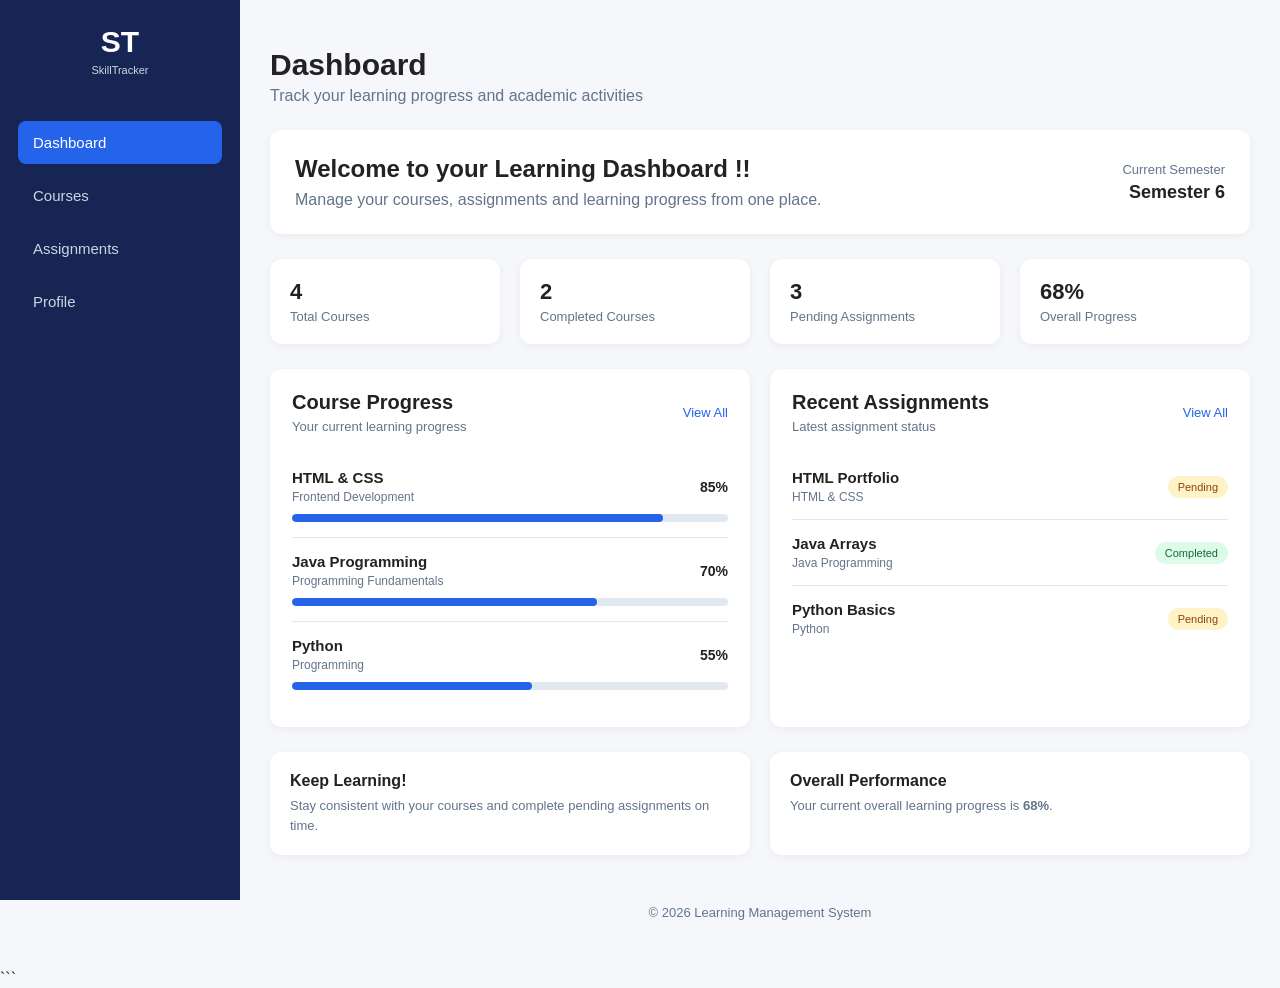
<file: index.html>
<!DOCTYPE html>

<html lang="en">

<head>
    <meta charset="UTF-8">
    <meta name="viewport" content="width=device-width, initial-scale=1.0">
    <title>LMS Dashboard</title>
    <link rel="stylesheet" href="index.css">
</head>

<body>

```
<aside class="sidebar">

    <div class="logo">
        <h2>ST</h2>
        <p>SkillTracker</p>
    </div>

    <nav>
        <a href="index.html" class="active">Dashboard</a>
        <a href="courses.html">Courses</a>
        <a href="assignments.html">Assignments</a>
        <a href="profile.html">Profile</a>
    </nav>

</aside>


<main class="main-content">

    <header class="header">

        <div>
            <h1>Dashboard</h1>
            <p>Track your learning progress and academic activities</p>
        </div>

    </header>


    <section class="welcome">

        <div>
            <h2>Welcome to your Learning Dashboard !!</h2>

            <p>
                Manage your courses, assignments and learning progress
                from one place.
            </p>
        </div>

        <div class="welcome-info">
            <span>Current Semester</span>
            <strong>Semester 6</strong>
        </div>

    </section>


    <section class="stats">

        <div class="card">

            <div class="card-content">
                <h3>4</h3>
                <p>Total Courses</p>
            </div>

        </div>


        <div class="card">

            <div class="card-content">
                <h3>2</h3>
                <p>Completed Courses</p>
            </div>

        </div>


        <div class="card">

            <div class="card-content">
                <h3>3</h3>
                <p>Pending Assignments</p>
            </div>

        </div>


        <div class="card">

            <div class="card-content">
                <h3>68%</h3>
                <p>Overall Progress</p>
            </div>

        </div>

    </section>


    <section class="dashboard">


        <div class="box">

            <div class="box-header">

                <div>
                    <h2>Course Progress</h2>
                    <p class="box-subtitle">Your current learning progress</p>
                </div>

                <a href="courses.html">View All</a>

            </div>


            <div class="course">

                <div class="course-info">

                    <div>
                        <h3>HTML & CSS</h3>
                        <p>Frontend Development</p>
                    </div>

                    <strong>85%</strong>

                </div>

                <div class="progress-bar">
                    <div class="progress html"></div>
                </div>

            </div>


            <div class="course">

                <div class="course-info">

                    <div>
                        <h3>Java Programming</h3>
                        <p>Programming Fundamentals</p>
                    </div>

                    <strong>70%</strong>

                </div>

                <div class="progress-bar">
                    <div class="progress java"></div>
                </div>

            </div>


            <div class="course">

                <div class="course-info">

                    <div>
                        <h3>Python</h3>
                        <p>Programming</p>
                    </div>

                    <strong>55%</strong>

                </div>

                <div class="progress-bar">
                    <div class="progress python"></div>
                </div>

            </div>

        </div>


        <div class="box">

            <div class="box-header">

                <div>
                    <h2>Recent Assignments</h2>
                    <p class="box-subtitle">Latest assignment status</p>
                </div>

                <a href="assignments.html">View All</a>

            </div>


            <div class="assignment">

                <div>
                    <h3>HTML Portfolio</h3>
                    <p>HTML & CSS</p>
                </div>

                <span class="pending">Pending</span>

            </div>


            <div class="assignment">

                <div>
                    <h3>Java Arrays</h3>
                    <p>Java Programming</p>
                </div>

                <span class="completed">Completed</span>

            </div>


            <div class="assignment">

                <div>
                    <h3>Python Basics</h3>
                    <p>Python</p>
                </div>

                <span class="pending">Pending</span>

            </div>

        </div>

    </section>


    <section class="overview">

        <div class="overview-box">

            <div>
                <h3>Keep Learning!</h3>
                <p>
                    Stay consistent with your courses and complete
                    pending assignments on time.
                </p>
            </div>

        </div>


        <div class="overview-box">

            <div>
                <h3>Overall Performance</h3>
                <p>
                    Your current overall learning progress is
                    <strong>68%</strong>.
                </p>
            </div>

        </div>

    </section>


    <footer>
        © 2026 Learning Management System
    </footer>

</main>
```

</body>

</html>
</file>
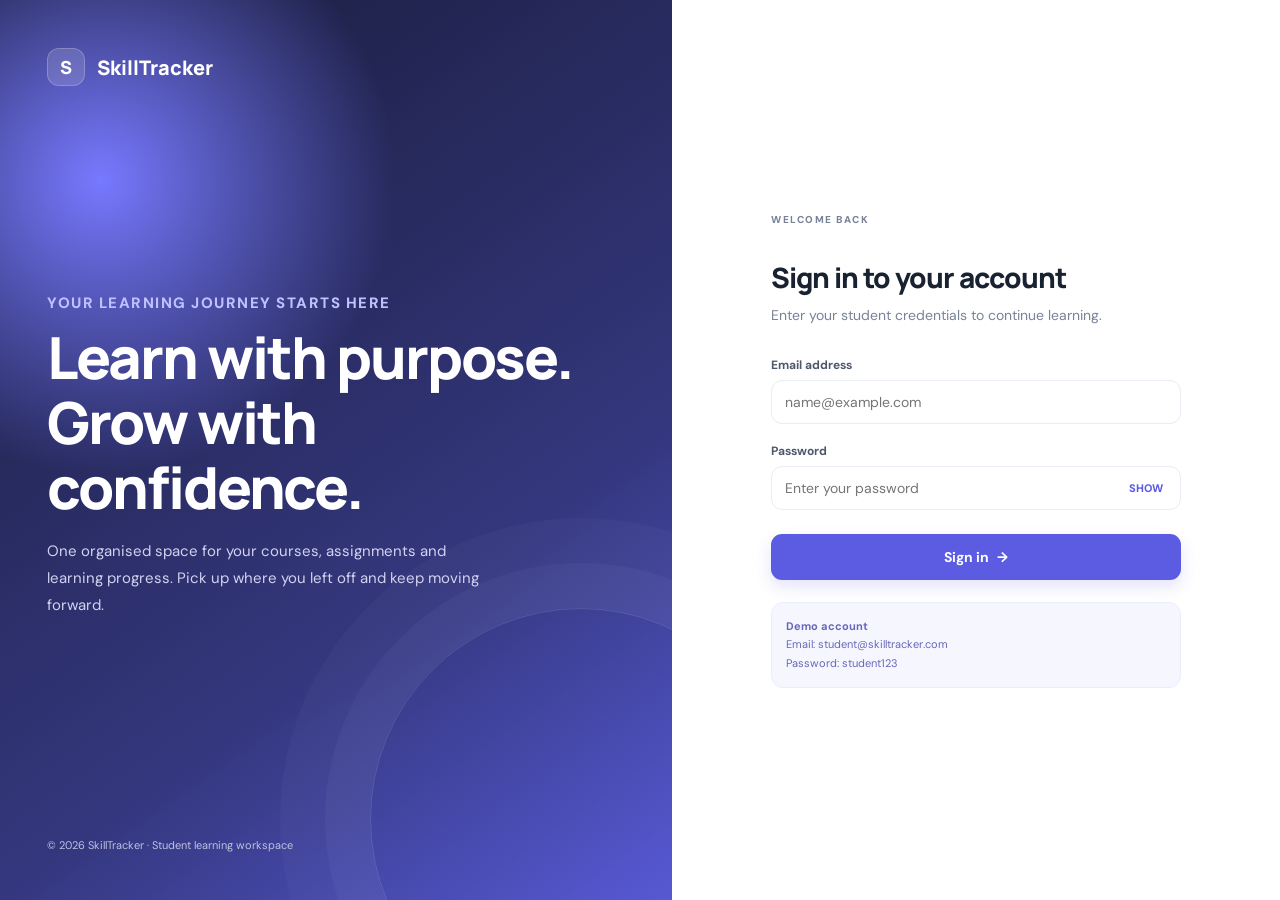
<file: lms pro/html/index.html>
<!DOCTYPE html>
<html lang="en">
<head>
  <meta charset="UTF-8">
  <meta name="viewport" content="width=device-width, initial-scale=1.0">
  <title>Dashboard | SkillTracker</title>
  <link rel="stylesheet" href="../css/common.css">
  <link rel="stylesheet" href="../css/dashboard.css">
  <script src="../js/api.js" defer></script>
  <script src="../js/storage.js" defer></script>
  <script src="../js/auth.js" defer></script>
  <script src="../js/dashboard.js" defer></script>
</head>
<body>
<div class="app-shell">
  <aside class="sidebar" id="sidebar">
    <a class="brand" href="index.html"><span class="brand-mark">S</span><span class="brand-name">Skill<span>Tracker</span></span></a>
    <div class="nav-label">Learning workspace</div>
    <nav class="nav-list"><a class="nav-link active" href="index.html"><span class="nav-icon">▦</span>Dashboard</a>
<a class="nav-link " href="courses.html"><span class="nav-icon">▣</span>My Courses</a>
<a class="nav-link " href="assignments.html"><span class="nav-icon">☷</span>Assignments</a>
<a class="nav-link " href="grades.html"><span class="nav-icon">★</span>Grades</a>
<a class="nav-link " href="notifications.html"><span class="nav-icon">♧</span>Notifications</a>
<a class="nav-link " href="profile.html"><span class="nav-icon">◉</span>My Profile</a></nav>
    <div class="sidebar-bottom"><div class="help-card"><strong>Need a hand?</strong><p>Keep learning. Small steps lead to big progress.</p><a href="notifications.html">View updates →</a></div></div>
  </aside>
  <main class="main-area">
    <header class="topbar">
      <div style="display:flex;align-items:center;gap:12px">
        <button class="icon-button mobile-menu" id="menuToggle" aria-label="Open menu">☰</button>
        <div class="breadcrumb">Workspace&nbsp; / &nbsp;<strong>Dashboard</strong></div>
      </div>
      <div class="top-actions">
        <a class="icon-button" style="display:grid;place-items:center" href="notifications.html" aria-label="Notifications">♧</a>
        <div class="user-mini"><div class="avatar" id="topAvatar">DS</div><div><strong id="topUserName">Student</strong><small>Student account</small></div></div>
        <button class="btn btn-secondary btn-small" id="logoutBtn">Logout</button>
      </div>
    </header>
    <section class="page-content">
<div class="welcome-banner">
  <div><p class="eyebrow" style="color:#d6d6ff">YOUR LEARNING SPACE</p><h2 id="welcomeTitle">Good to see you!</h2><p>Here’s your learning overview. Keep your momentum going.</p></div>
  <div class="welcome-art">✦</div>
</div>
<div class="page-heading"><div><p class="eyebrow">Overview</p><h1>Dashboard</h1><p>Track your courses, assignments and progress in one place.</p></div><a class="btn" href="courses.html">Explore courses →</a></div>
<div class="grid-4" id="statsGrid">
  <div class="card stat-card"><div class="stat-top"><span class="stat-icon">▣</span></div><h3 id="courseCount">0</h3><p>Enrolled courses</p></div>
  <div class="card stat-card"><div class="stat-top"><span class="stat-icon">☷</span></div><h3 id="assignmentCount">0</h3><p>Total assignments</p></div>
  <div class="card stat-card"><div class="stat-top"><span class="stat-icon">◷</span></div><h3 id="pendingCount">0</h3><p>Pending assignments</p></div>
  <div class="card stat-card"><div class="stat-top"><span class="stat-icon">★</span></div><h3 id="averageGrade">0%</h3><p>Average grade</p></div>
</div>
<div class="dashboard-lower">
  <div class="card card-pad"><div class="section-title"><h2>Continue learning</h2><a href="courses.html">View all</a></div><div class="grid-2" id="dashboardCourses"></div></div>
  <div class="card card-pad"><div class="section-title"><h2>Upcoming assignments</h2><a href="assignments.html">View all</a></div><div id="upcomingAssignments"></div></div>
</div>
</section>
  </main>
</div>
<div class="toast" id="toast"></div>
</body>
</html>
</file>
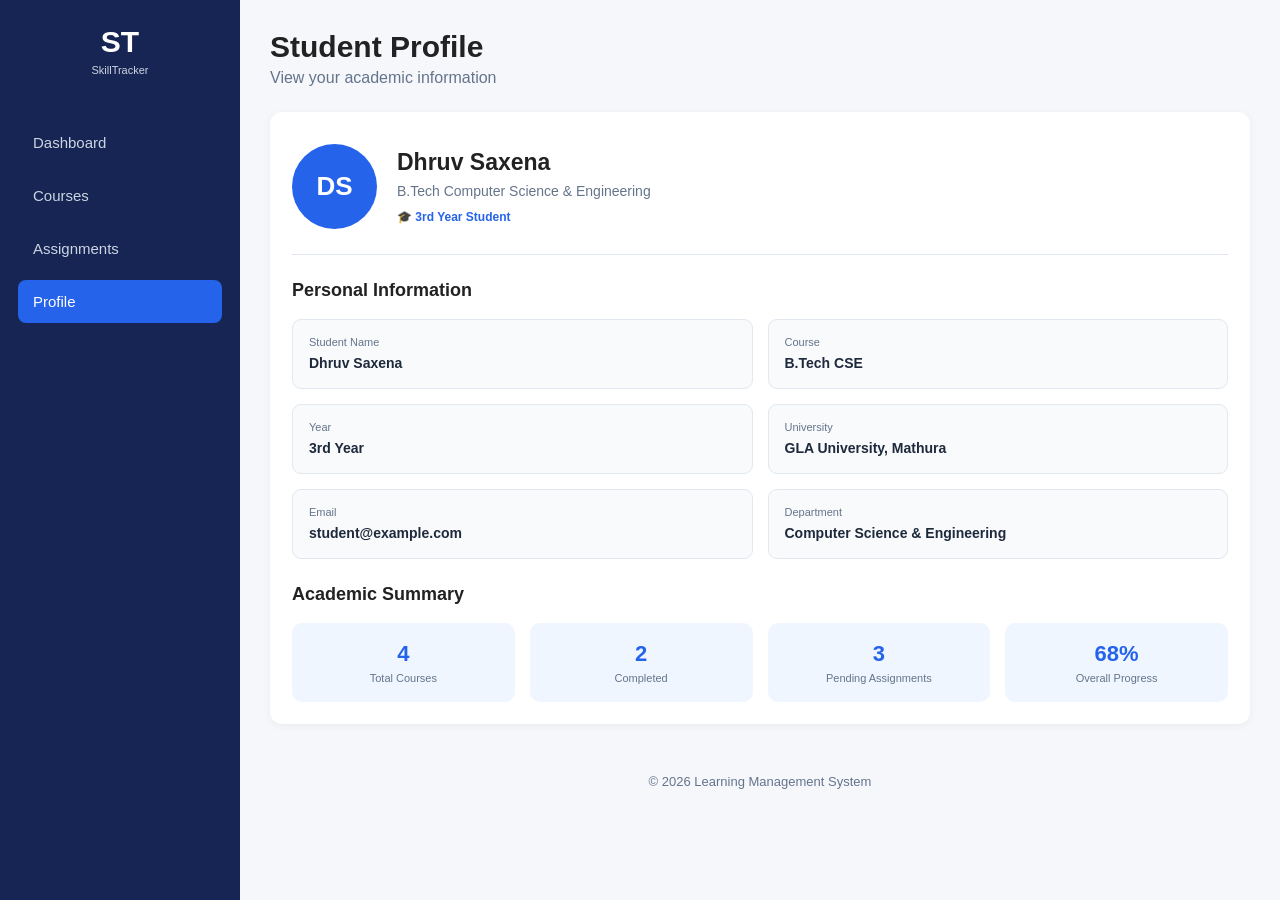
<file: profile.html>
<!DOCTYPE html>
<html lang="en">

<head>
    <meta charset="UTF-8">
    <meta name="viewport" content="width=device-width, initial-scale=1.0">
    <title>LMS - Student Profile</title>
    <link rel="stylesheet" href="profile.css">
</head>

<body>

    <!-- ================= SIDEBAR ================= -->

    <aside class="sidebar">

        <div class="logo">
            <h2>ST</h2>
            <p>SkillTracker</p>
        </div>

        <nav>
            <a href="index.html">Dashboard</a>
            <a href="courses.html">Courses</a>
            <a href="assignments.html">Assignments</a>
            <a href="profile.html" class="active">Profile</a>
        </nav>

    </aside>


    <!-- ================= MAIN CONTENT ================= -->

    <main class="main-content">

        <!-- ================= HEADER ================= -->

        <header class="header">

            <div>
                <h1>Student Profile</h1>
                <p>View your academic information</p>
            </div>

        </header>


        <!-- ================= PROFILE CARD ================= -->

        <div class="box">

            <div class="student-profile">

                <div class="profile-avatar">
                    DS
                </div>

                <div class="profile-info">
                    <h2>Dhruv Saxena</h2>
                    <p>B.Tech Computer Science & Engineering</p>
                    <span>🎓 3rd Year Student</span>
                </div>

            </div>


            <!-- ================= PERSONAL INFORMATION ================= -->

            <h2 class="profile-heading">
                Personal Information
            </h2>


            <div class="profile-grid">

                <div class="profile-item">
                    <span>Student Name</span>
                    <strong>Dhruv Saxena</strong>
                </div>

                <div class="profile-item">
                    <span>Course</span>
                    <strong>B.Tech CSE</strong>
                </div>

                <div class="profile-item">
                    <span>Year</span>
                    <strong>3rd Year</strong>
                </div>

                <div class="profile-item">
                    <span>University</span>
                    <strong>GLA University, Mathura</strong>
                </div>

                <div class="profile-item">
                    <span>Email</span>
                    <strong>student@example.com</strong>
                </div>

                <div class="profile-item">
                    <span>Department</span>
                    <strong>Computer Science & Engineering</strong>
                </div>

            </div>


            <!-- ================= ACADEMIC SUMMARY ================= -->

            <h2 class="profile-heading">
                Academic Summary
            </h2>


            <div class="academic-summary">

                <div>
                    <h3>4</h3>
                    <p>Total Courses</p>
                </div>

                <div>
                    <h3>2</h3>
                    <p>Completed</p>
                </div>

                <div>
                    <h3>3</h3>
                    <p>Pending Assignments</p>
                </div>

                <div>
                    <h3>68%</h3>
                    <p>Overall Progress</p>
                </div>

            </div>

        </div>


        <!-- ================= FOOTER ================= -->

        <footer>
            © 2026 Learning Management System
        </footer>

    </main>


    <!-- ================= PROFILE PAGE STYLE ================= -->

    <style>

        .student-profile {
            display: flex;
            align-items: center;
            gap: 20px;

            padding: 10px 0 25px;

            border-bottom: 1px solid #e2e8f0;
        }

        .profile-avatar {
            width: 85px;
            height: 85px;

            background: #2563eb;
            color: white;

            border-radius: 50%;

            display: flex;
            align-items: center;
            justify-content: center;

            font-size: 26px;
            font-weight: bold;

            flex-shrink: 0;
        }

        .profile-info h2 {
            font-size: 23px;
            margin-bottom: 7px;
        }

        .profile-info p {
            color: #64748b;
            font-size: 14px;
            margin-bottom: 8px;
        }

        .profile-info span {
            color: #2563eb;
            font-size: 12px;
            font-weight: bold;
        }


        .profile-heading {
            font-size: 18px;

            margin-top: 25px;
            margin-bottom: 18px;
        }


        .profile-grid {
            display: grid;

            grid-template-columns: 1fr 1fr;

            gap: 15px;
        }

        .profile-item {
            background: #f8fafc;

            padding: 16px;

            border-radius: 9px;

            border: 1px solid #e2e8f0;
        }

        .profile-item span {
            display: block;

            color: #64748b;

            font-size: 11px;

            margin-bottom: 6px;
        }

        .profile-item strong {
            font-size: 14px;

            color: #1e293b;
        }


        .academic-summary {
            display: grid;

            grid-template-columns: repeat(4, 1fr);

            gap: 15px;
        }

        .academic-summary div {
            background: #eff6ff;

            padding: 18px;

            border-radius: 10px;

            text-align: center;
        }

        .academic-summary h3 {
            color: #2563eb;

            font-size: 22px;

            margin-bottom: 5px;
        }

        .academic-summary p {
            color: #64748b;

            font-size: 11px;
        }


        @media (max-width: 700px) {

            .profile-grid {
                grid-template-columns: 1fr;
            }

            .academic-summary {
                grid-template-columns: 1fr 1fr;
            }

            .student-profile {
                align-items: flex-start;
            }

        }

    </style>

</body>

</html>
</file>
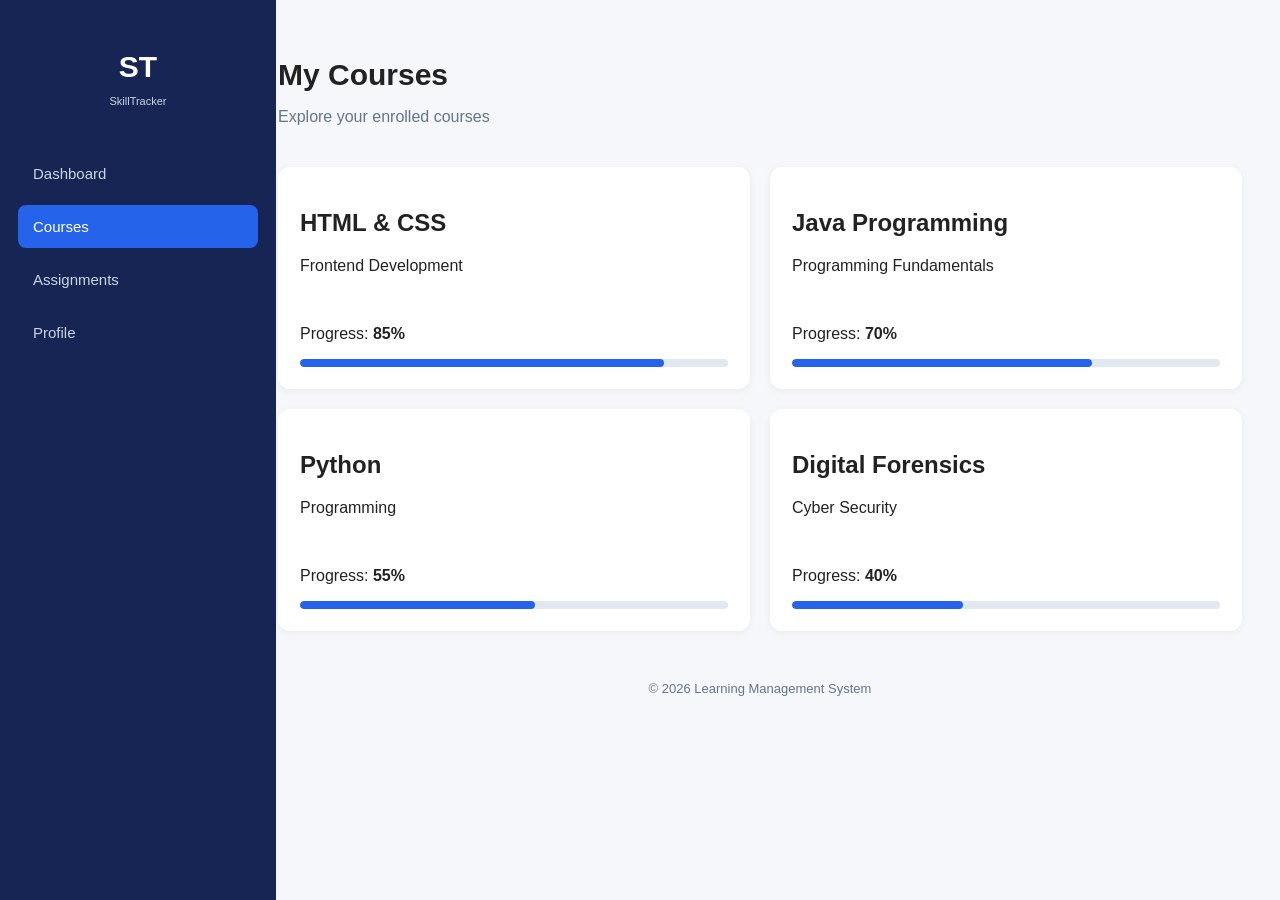
<file: courses/cours.html>
<!DOCTYPE html>
<html lang="en">
<head>
    <meta charset="UTF-8">
    <meta name="viewport" content="width=device-width, initial-scale=1.0">
    <title>LMS - Courses</title>
   
    <link rel="stylesheet" href="./course.css">
</head>

<body>

    <aside class="sidebar">

        <div class="logo">
            <h2>ST</h2>
            <p>SkillTracker</p>
        </div>

        <nav>
            <a href="index.html">Dashboard</a>
            <a href="courses.html" class="active">Courses</a>
            <a href="assignments.html">Assignments</a>
            <a href="profile.html">Profile</a>
        </nav>

    </aside>


    <main class="main-content">

        <header class="header">
            <div>
                <h1>My Courses</h1>
                <p>Explore your enrolled courses</p>
            </div>

            
        </header>


        <section class="dashboard">

            <div class="box">
                <h2>HTML & CSS</h2>
                <p>Frontend Development</p>

                <br>

                <p>Progress: <strong>85%</strong></p>

                <div class="progress-bar">
                    <div class="progress html"></div>
                </div>
            </div>


            <div class="box">
                <h2>Java Programming</h2>
                <p>Programming Fundamentals</p>

                <br>

                <p>Progress: <strong>70%</strong></p>

                <div class="progress-bar">
                    <div class="progress java"></div>
                </div>
            </div>


            <div class="box">
                <h2>Python</h2>
                <p>Programming</p>

                <br>

                <p>Progress: <strong>55%</strong></p>

                <div class="progress-bar">
                    <div class="progress python"></div>
                </div>
            </div>


            <div class="box">
                <h2>Digital Forensics</h2>
                <p>Cyber Security</p>

                <br>

                <p>Progress: <strong>40%</strong></p>

                <div class="progress-bar">
                    <div class="progress" style="width: 40%;"></div>
                </div>
            </div>

        </section>


        <footer>
            © 2026 Learning Management System
        </footer>

    </main>

</body>
</html>
</file>
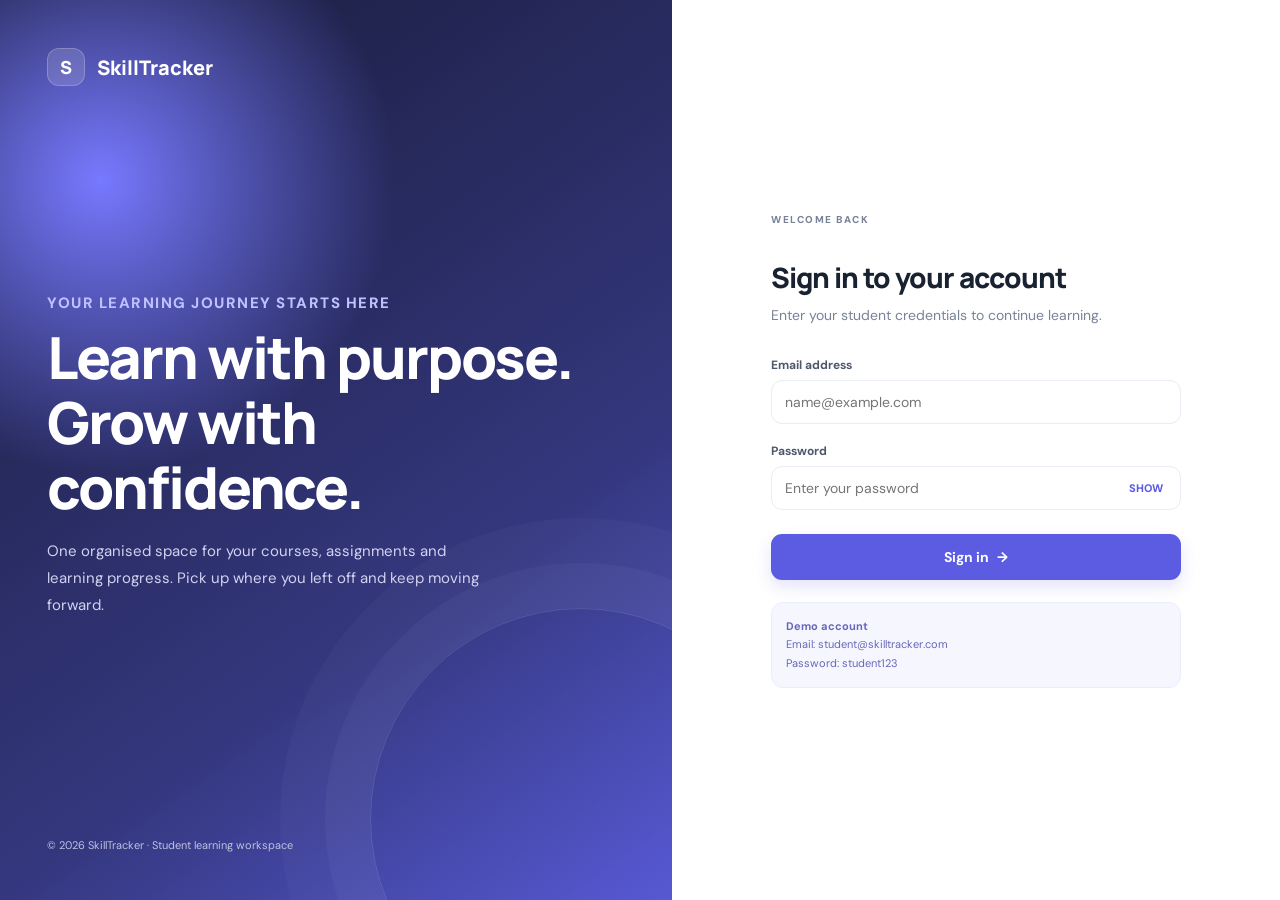
<file: lms pro/html/assignments.html>
<!DOCTYPE html>
<html lang="en">
<head>
  <meta charset="UTF-8">
  <meta name="viewport" content="width=device-width, initial-scale=1.0">
  <title>Assignments | SkillTracker</title>
  <link rel="stylesheet" href="../css/common.css">
  <link rel="stylesheet" href="../css/assignments.css">
  <script src="../js/api.js" defer></script>
  <script src="../js/storage.js" defer></script>
  <script src="../js/auth.js" defer></script>
  <script src="../js/assignments.js" defer></script>
</head>
<body>
<div class="app-shell">
  <aside class="sidebar" id="sidebar">
    <a class="brand" href="index.html"><span class="brand-mark">S</span><span class="brand-name">Skill<span>Tracker</span></span></a>
    <div class="nav-label">Learning workspace</div>
    <nav class="nav-list"><a class="nav-link " href="index.html"><span class="nav-icon">▦</span>Dashboard</a>
<a class="nav-link " href="courses.html"><span class="nav-icon">▣</span>My Courses</a>
<a class="nav-link active" href="assignments.html"><span class="nav-icon">☷</span>Assignments</a>
<a class="nav-link " href="grades.html"><span class="nav-icon">★</span>Grades</a>
<a class="nav-link " href="notifications.html"><span class="nav-icon">♧</span>Notifications</a>
<a class="nav-link " href="profile.html"><span class="nav-icon">◉</span>My Profile</a></nav>
    <div class="sidebar-bottom"><div class="help-card"><strong>Need a hand?</strong><p>Keep learning. Small steps lead to big progress.</p><a href="notifications.html">View updates →</a></div></div>
  </aside>
  <main class="main-area">
    <header class="topbar">
      <div style="display:flex;align-items:center;gap:12px">
        <button class="icon-button mobile-menu" id="menuToggle" aria-label="Open menu">☰</button>
        <div class="breadcrumb">Workspace&nbsp; / &nbsp;<strong>Assignments</strong></div>
      </div>
      <div class="top-actions">
        <a class="icon-button" style="display:grid;place-items:center" href="notifications.html" aria-label="Notifications">♧</a>
        <div class="user-mini"><div class="avatar" id="topAvatar">DS</div><div><strong id="topUserName">Student</strong><small>Student account</small></div></div>
        <button class="btn btn-secondary btn-small" id="logoutBtn">Logout</button>
      </div>
    </header>
    <section class="page-content">
<div class="page-heading"><div><p class="eyebrow">Stay on track</p><h1>Assignments</h1><p>Review your tasks, deadlines and submission status.</p></div></div>
<div class="toolbar"><input class="input" id="assignmentSearch" placeholder="Search assignments..."><select class="select" id="assignmentFilter"><option value="all">All statuses</option><option value="Pending">Pending</option><option value="Submitted">Submitted</option><option value="Graded">Graded</option></select></div>
<div class="card table-wrap"><table><thead><tr><th>Assignment</th><th>Course</th><th>Due date</th><th>Status</th><th>Action</th></tr></thead><tbody id="assignmentsTable"></tbody></table></div>
<div class="card card-pad assignment-form" id="submissionPanel" hidden><div class="section-title"><h2 id="submissionTitle">Submit assignment</h2><button class="btn btn-secondary btn-small" id="closeSubmission">Close</button></div><form id="submissionForm"><input type="hidden" id="submissionId"><div class="field"><label for="submissionText">Submission notes / answer</label><textarea class="textarea" rows="5" id="submissionText" placeholder="Write your submission here..." required></textarea></div><button class="btn" type="submit">Submit assignment</button></form></div>
</section>
  </main>
</div>
<div class="toast" id="toast"></div>
</body>
</html>
</file>
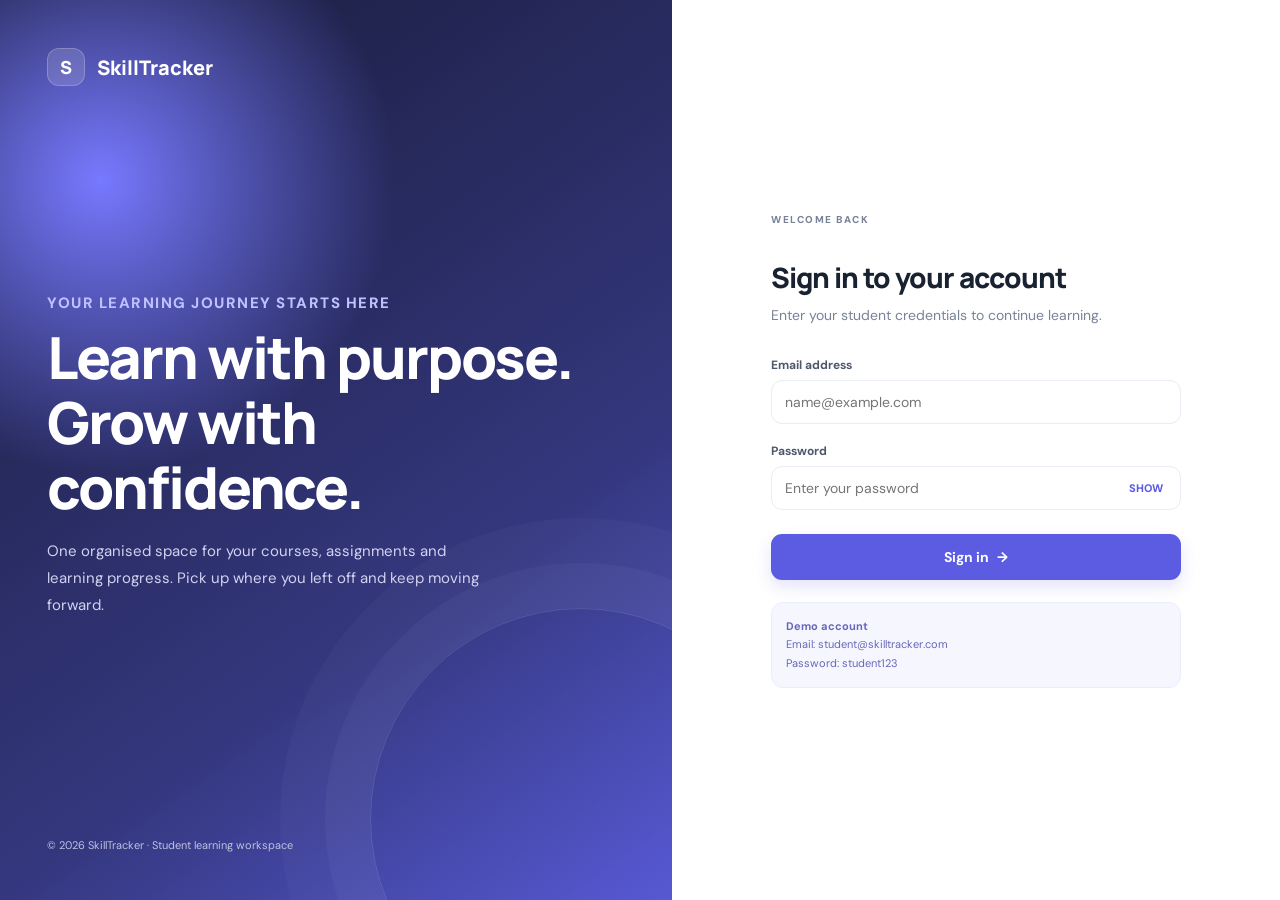
<file: lms pro/html/course-details.html>
<!DOCTYPE html>
<html lang="en">
<head>
  <meta charset="UTF-8">
  <meta name="viewport" content="width=device-width, initial-scale=1.0">
  <title>Course Details | SkillTracker</title>
  <link rel="stylesheet" href="../css/common.css">
  <link rel="stylesheet" href="../css/courses.css">
  <script src="../js/api.js" defer></script>
  <script src="../js/storage.js" defer></script>
  <script src="../js/auth.js" defer></script>
  <script src="../js/courses.js" defer></script>
</head>
<body>
<div class="app-shell">
  <aside class="sidebar" id="sidebar">
    <a class="brand" href="index.html"><span class="brand-mark">S</span><span class="brand-name">Skill<span>Tracker</span></span></a>
    <div class="nav-label">Learning workspace</div>
    <nav class="nav-list"><a class="nav-link " href="index.html"><span class="nav-icon">▦</span>Dashboard</a>
<a class="nav-link active" href="courses.html"><span class="nav-icon">▣</span>My Courses</a>
<a class="nav-link " href="assignments.html"><span class="nav-icon">☷</span>Assignments</a>
<a class="nav-link " href="grades.html"><span class="nav-icon">★</span>Grades</a>
<a class="nav-link " href="notifications.html"><span class="nav-icon">♧</span>Notifications</a>
<a class="nav-link " href="profile.html"><span class="nav-icon">◉</span>My Profile</a></nav>
    <div class="sidebar-bottom"><div class="help-card"><strong>Need a hand?</strong><p>Keep learning. Small steps lead to big progress.</p><a href="notifications.html">View updates →</a></div></div>
  </aside>
  <main class="main-area">
    <header class="topbar">
      <div style="display:flex;align-items:center;gap:12px">
        <button class="icon-button mobile-menu" id="menuToggle" aria-label="Open menu">☰</button>
        <div class="breadcrumb">Workspace&nbsp; / &nbsp;<strong>Course Details</strong></div>
      </div>
      <div class="top-actions">
        <a class="icon-button" style="display:grid;place-items:center" href="notifications.html" aria-label="Notifications">♧</a>
        <div class="user-mini"><div class="avatar" id="topAvatar">DS</div><div><strong id="topUserName">Student</strong><small>Student account</small></div></div>
        <button class="btn btn-secondary btn-small" id="logoutBtn">Logout</button>
      </div>
    </header>
    <section class="page-content">
<div id="courseDetails"><div class="empty-state">Loading course details...</div></div>
</section>
  </main>
</div>
<div class="toast" id="toast"></div>
</body>
</html>
</file>
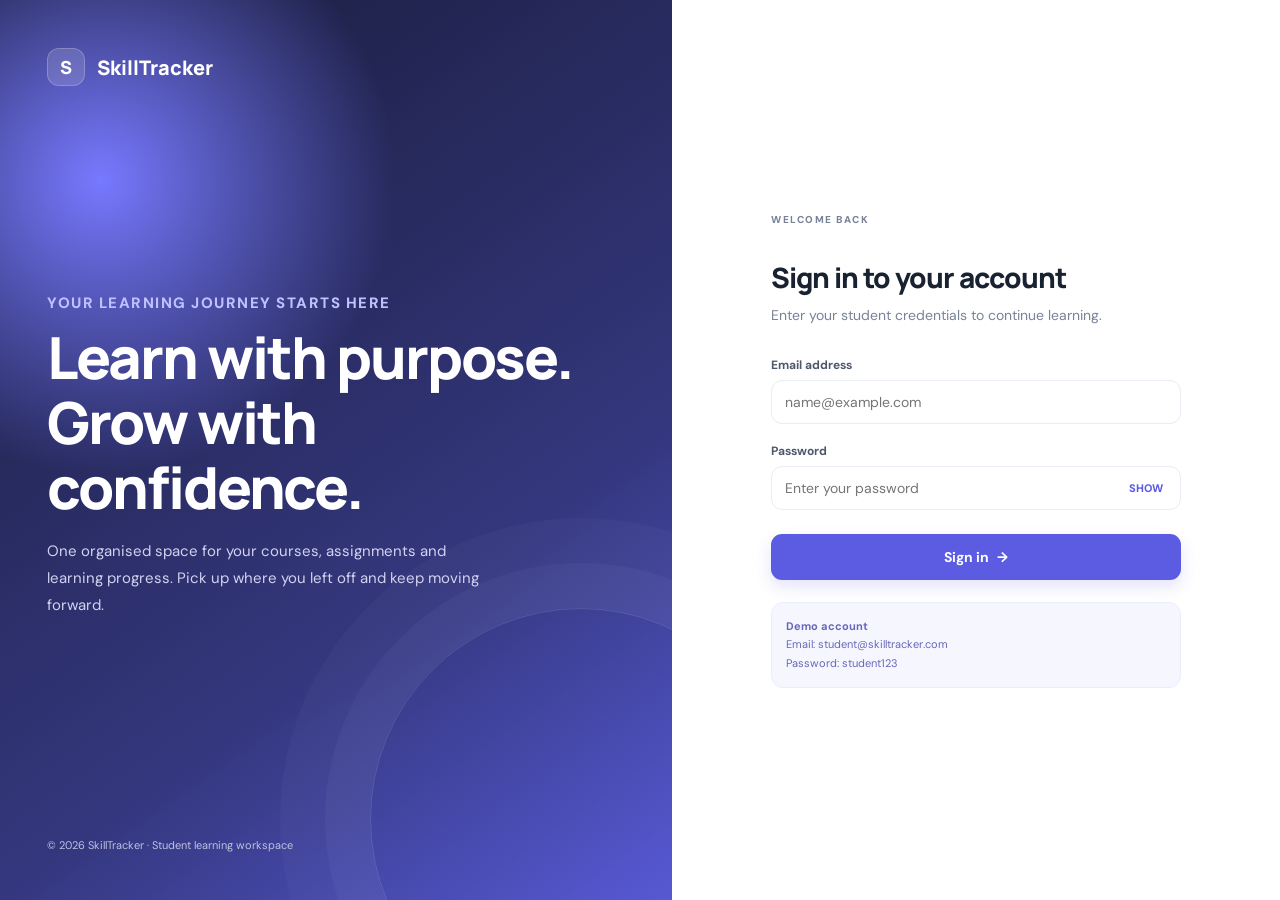
<file: lms pro/html/courses.html>
<!DOCTYPE html>
<html lang="en">
<head>
  <meta charset="UTF-8">
  <meta name="viewport" content="width=device-width, initial-scale=1.0">
  <title>My Courses | SkillTracker</title>
  <link rel="stylesheet" href="../css/common.css">
  <link rel="stylesheet" href="../css/courses.css">
  <script src="../js/api.js" defer></script>
  <script src="../js/storage.js" defer></script>
  <script src="../js/auth.js" defer></script>
  <script src="../js/courses.js" defer></script>
</head>
<body>
<div class="app-shell">
  <aside class="sidebar" id="sidebar">
    <a class="brand" href="index.html"><span class="brand-mark">S</span><span class="brand-name">Skill<span>Tracker</span></span></a>
    <div class="nav-label">Learning workspace</div>
    <nav class="nav-list"><a class="nav-link " href="index.html"><span class="nav-icon">▦</span>Dashboard</a>
<a class="nav-link active" href="courses.html"><span class="nav-icon">▣</span>My Courses</a>
<a class="nav-link " href="assignments.html"><span class="nav-icon">☷</span>Assignments</a>
<a class="nav-link " href="grades.html"><span class="nav-icon">★</span>Grades</a>
<a class="nav-link " href="notifications.html"><span class="nav-icon">♧</span>Notifications</a>
<a class="nav-link " href="profile.html"><span class="nav-icon">◉</span>My Profile</a></nav>
    <div class="sidebar-bottom"><div class="help-card"><strong>Need a hand?</strong><p>Keep learning. Small steps lead to big progress.</p><a href="notifications.html">View updates →</a></div></div>
  </aside>
  <main class="main-area">
    <header class="topbar">
      <div style="display:flex;align-items:center;gap:12px">
        <button class="icon-button mobile-menu" id="menuToggle" aria-label="Open menu">☰</button>
        <div class="breadcrumb">Workspace&nbsp; / &nbsp;<strong>My Courses</strong></div>
      </div>
      <div class="top-actions">
        <a class="icon-button" style="display:grid;place-items:center" href="notifications.html" aria-label="Notifications">♧</a>
        <div class="user-mini"><div class="avatar" id="topAvatar">DS</div><div><strong id="topUserName">Student</strong><small>Student account</small></div></div>
        <button class="btn btn-secondary btn-small" id="logoutBtn">Logout</button>
      </div>
    </header>
    <section class="page-content">
<div class="page-heading"><div><p class="eyebrow">Your learning library</p><h1>My Courses</h1><p>Explore your enrolled courses and keep track of your progress.</p></div></div>
<div class="toolbar"><input class="input" id="courseSearch" placeholder="Search courses..."><select class="select" id="courseFilter"><option value="all">All courses</option><option value="In progress">In progress</option><option value="Completed">Completed</option></select></div>
<div class="grid-3" id="coursesGrid"></div>
</section>
  </main>
</div>
<div class="toast" id="toast"></div>
</body>
</html>
</file>
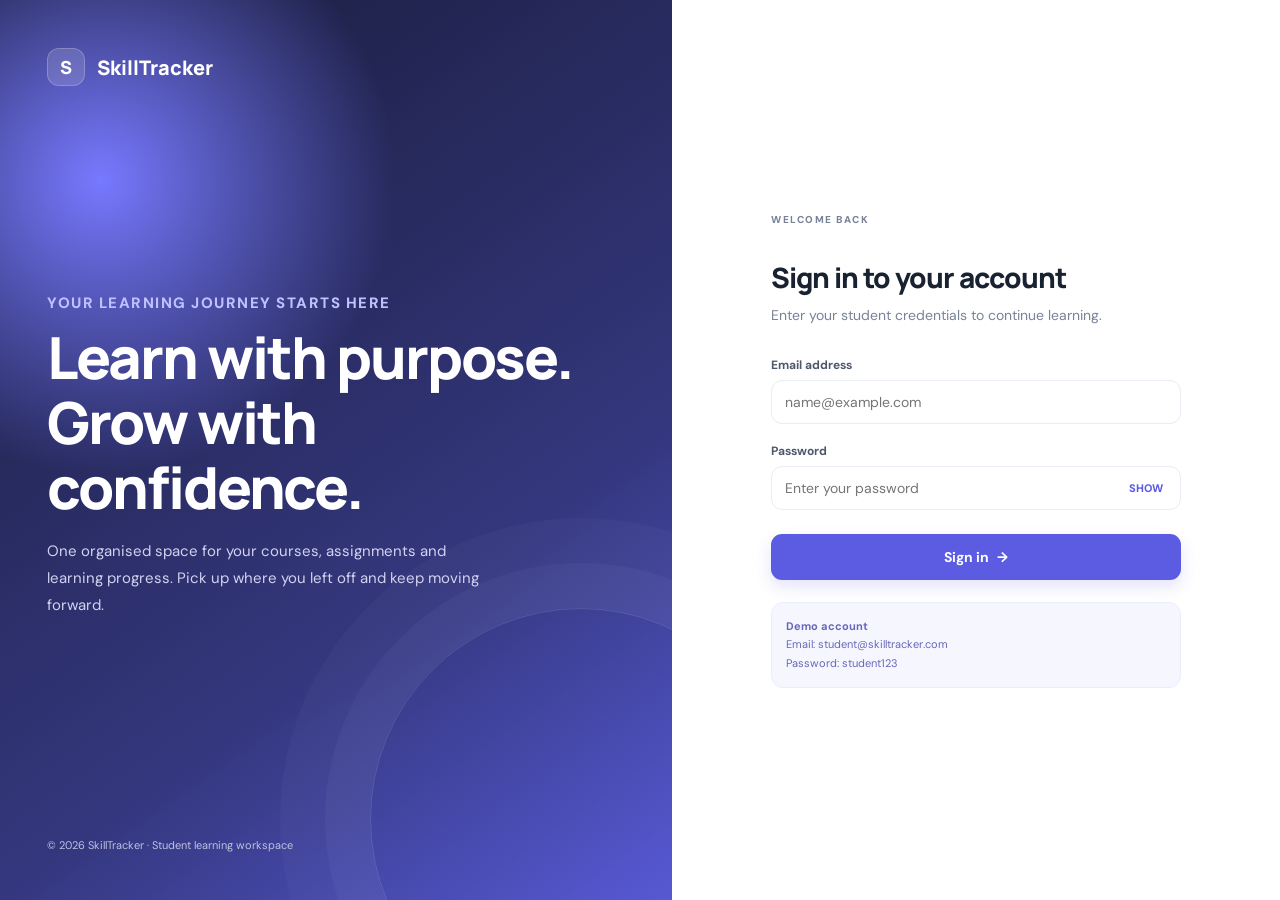
<file: lms pro/html/grades.html>
<!DOCTYPE html>
<html lang="en">
<head>
  <meta charset="UTF-8">
  <meta name="viewport" content="width=device-width, initial-scale=1.0">
  <title>Grades | SkillTracker</title>
  <link rel="stylesheet" href="../css/common.css">
  <link rel="stylesheet" href="../css/grades.css">
  <script src="../js/api.js" defer></script>
  <script src="../js/storage.js" defer></script>
  <script src="../js/auth.js" defer></script>
  <script src="../js/grades.js" defer></script>
</head>
<body>
<div class="app-shell">
  <aside class="sidebar" id="sidebar">
    <a class="brand" href="index.html"><span class="brand-mark">S</span><span class="brand-name">Skill<span>Tracker</span></span></a>
    <div class="nav-label">Learning workspace</div>
    <nav class="nav-list"><a class="nav-link " href="index.html"><span class="nav-icon">▦</span>Dashboard</a>
<a class="nav-link " href="courses.html"><span class="nav-icon">▣</span>My Courses</a>
<a class="nav-link " href="assignments.html"><span class="nav-icon">☷</span>Assignments</a>
<a class="nav-link active" href="grades.html"><span class="nav-icon">★</span>Grades</a>
<a class="nav-link " href="notifications.html"><span class="nav-icon">♧</span>Notifications</a>
<a class="nav-link " href="profile.html"><span class="nav-icon">◉</span>My Profile</a></nav>
    <div class="sidebar-bottom"><div class="help-card"><strong>Need a hand?</strong><p>Keep learning. Small steps lead to big progress.</p><a href="notifications.html">View updates →</a></div></div>
  </aside>
  <main class="main-area">
    <header class="topbar">
      <div style="display:flex;align-items:center;gap:12px">
        <button class="icon-button mobile-menu" id="menuToggle" aria-label="Open menu">☰</button>
        <div class="breadcrumb">Workspace&nbsp; / &nbsp;<strong>Grades</strong></div>
      </div>
      <div class="top-actions">
        <a class="icon-button" style="display:grid;place-items:center" href="notifications.html" aria-label="Notifications">♧</a>
        <div class="user-mini"><div class="avatar" id="topAvatar">DS</div><div><strong id="topUserName">Student</strong><small>Student account</small></div></div>
        <button class="btn btn-secondary btn-small" id="logoutBtn">Logout</button>
      </div>
    </header>
    <section class="page-content">
<div class="page-heading"><div><p class="eyebrow">Your results</p><h1>Grades & Performance</h1><p>Review your marks and understand your academic progress.</p></div></div>
<div class="grid-2" style="margin-bottom:20px">
  <div class="card card-pad grade-summary"><div class="grade-circle" id="gradeAverage">0%</div><div><h2 style="font:700 17px Manrope;margin-bottom:6px">Overall average</h2><p class="muted" style="margin:0">Based on graded assignments</p></div></div>
  <div class="card card-pad"><p class="eyebrow">Performance snapshot</p><div class="grade-score" id="gradedCount">0</div><p class="muted" style="margin:0">Assignments graded</p></div>
</div>
<div class="card table-wrap"><table><thead><tr><th>Assignment</th><th>Course</th><th>Score</th><th>Feedback</th></tr></thead><tbody id="gradesTable"></tbody></table></div>
</section>
  </main>
</div>
<div class="toast" id="toast"></div>
</body>
</html>
</file>
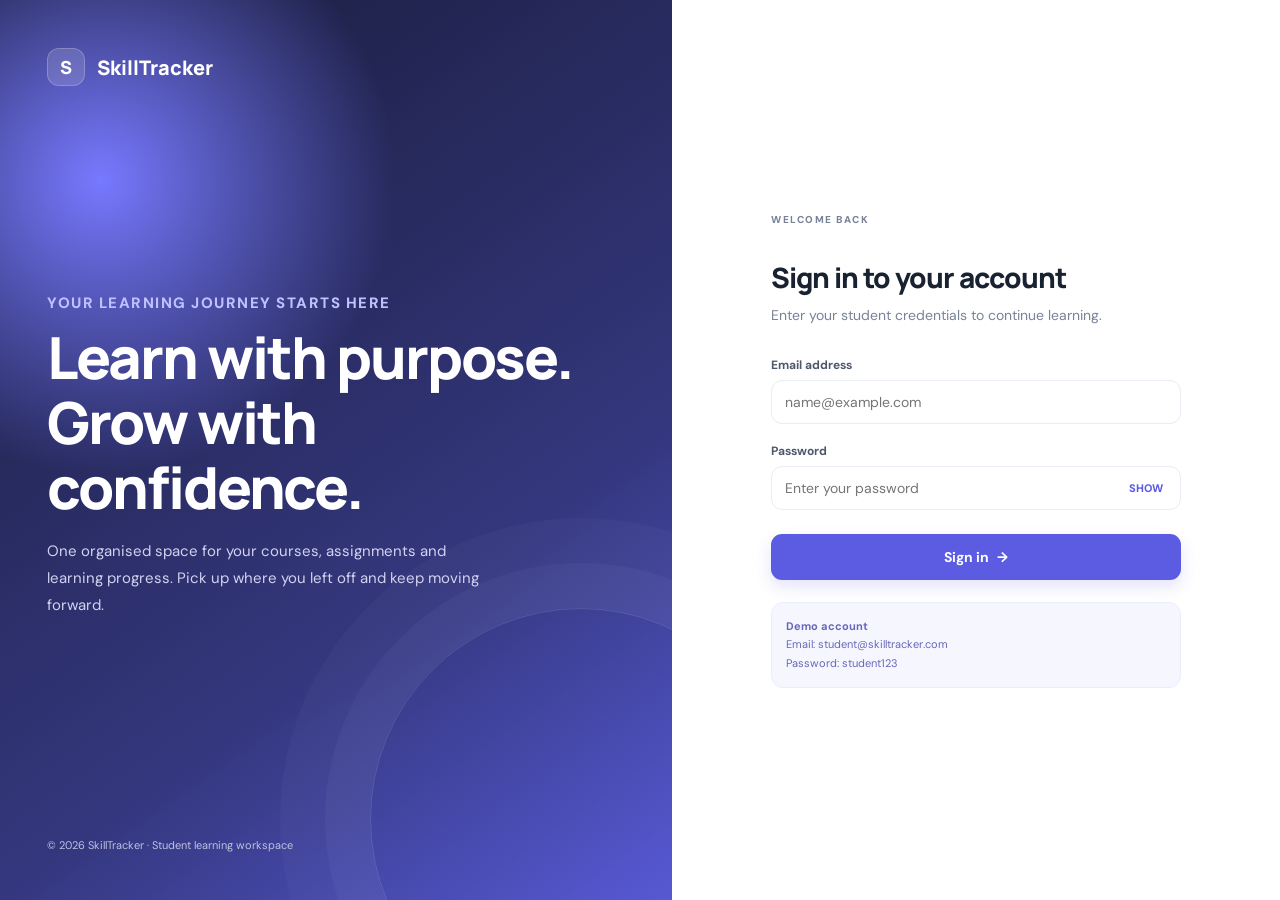
<file: lms pro/html/login.html>
<!DOCTYPE html>
<html lang="en">
<head>
  <meta charset="UTF-8">
  <meta name="viewport" content="width=device-width, initial-scale=1.0">
  <title>Sign in | SkillTracker</title>
  <link rel="stylesheet" href="../css/common.css">
  <link rel="stylesheet" href="../css/login.css">
  <script src="../js/storage.js" defer></script>
  <script src="../js/auth.js" defer></script>
</head>
<body>
<main class="login-page">
  <section class="login-visual">
    <a class="login-brand" href="login.html"><span class="brand-mark">S</span> SkillTracker</a>
    <div class="visual-copy">
      <p class="eyebrow">Your learning journey starts here</p>
      <h1>Learn with purpose. Grow with confidence.</h1>
      <p>One organised space for your courses, assignments and learning progress. Pick up where you left off and keep moving forward.</p>
    </div>
    <div class="visual-foot">© 2026 SkillTracker · Student learning workspace</div>
  </section>
  <section class="login-panel">
    <div class="login-box">
      <p class="eyebrow">Welcome back</p>
      <h2>Sign in to your account</h2>
      <p>Enter your student credentials to continue learning.</p>
      <div class="login-error" id="loginError" role="alert"></div>
      <form id="loginForm">
        <div class="field"><label for="email">Email address</label><input class="input" id="email" type="email" placeholder="name@example.com" autocomplete="username" required></div>
        <div class="field"><label for="password">Password</label><div class="password-wrap"><input class="input" id="password" type="password" placeholder="Enter your password" autocomplete="current-password" required><button class="password-toggle" type="button" id="togglePassword">SHOW</button></div></div>
        <button class="btn login-submit" type="submit">Sign in <span>→</span></button>
      </form>
      <div class="demo-note"><strong>Demo account</strong><br>Email: student@skilltracker.com<br>Password: student123</div>
    </div>
  </section>
</main>
<script>
  document.getElementById("togglePassword").addEventListener("click", function () {
    const field = document.getElementById("password");
    field.type = field.type === "password" ? "text" : "password";
    this.textContent = field.type === "password" ? "SHOW" : "HIDE";
  });
</script>
</body>
</html>
</file>
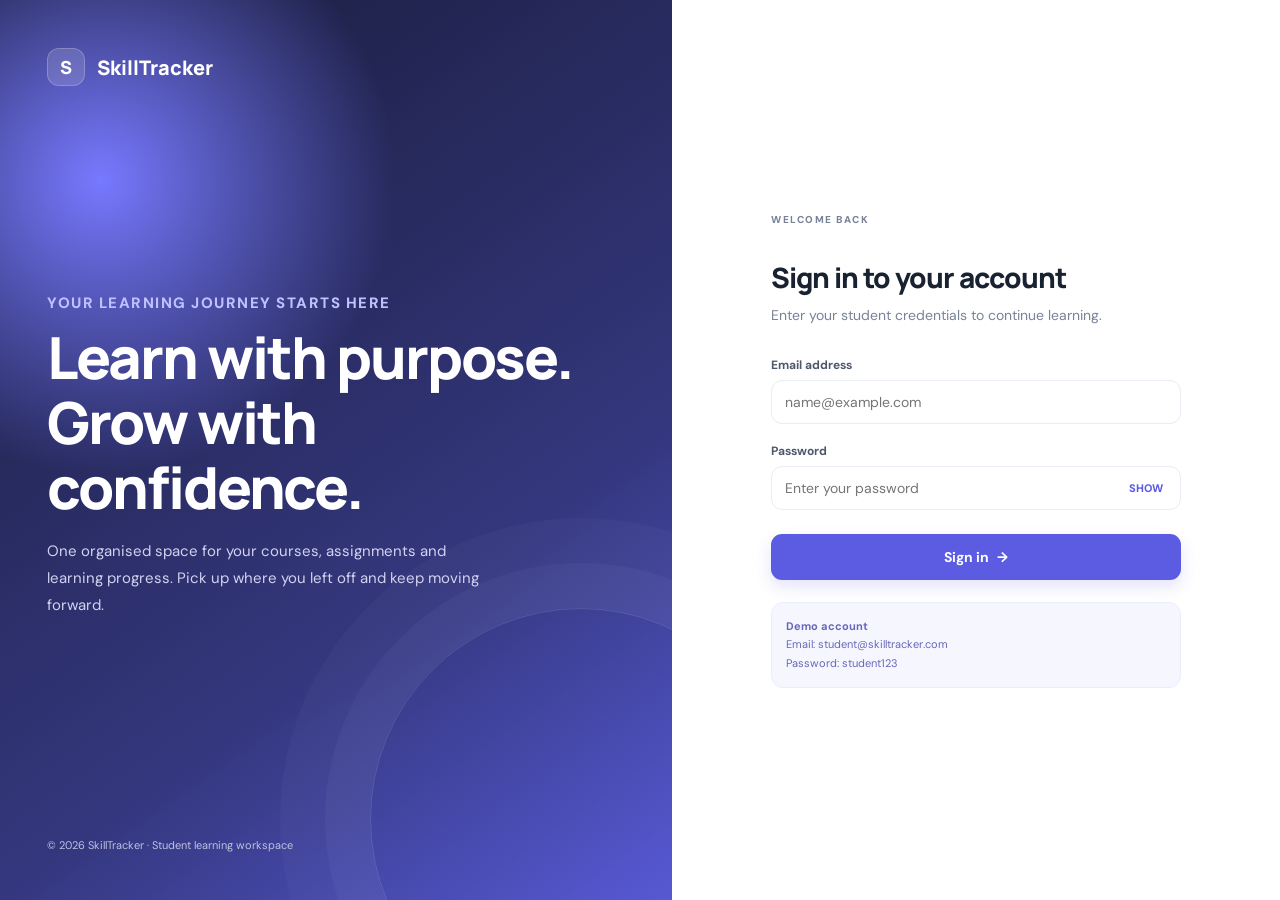
<file: lms pro/html/notifications.html>
<!DOCTYPE html>
<html lang="en">
<head>
  <meta charset="UTF-8">
  <meta name="viewport" content="width=device-width, initial-scale=1.0">
  <title>Notifications | SkillTracker</title>
  <link rel="stylesheet" href="../css/common.css">
  <link rel="stylesheet" href="../css/common.css">
  <script src="../js/api.js" defer></script>
  <script src="../js/storage.js" defer></script>
  <script src="../js/auth.js" defer></script>
  <script src="../js/notifications.js" defer></script>
</head>
<body>
<div class="app-shell">
  <aside class="sidebar" id="sidebar">
    <a class="brand" href="index.html"><span class="brand-mark">S</span><span class="brand-name">Skill<span>Tracker</span></span></a>
    <div class="nav-label">Learning workspace</div>
    <nav class="nav-list"><a class="nav-link " href="index.html"><span class="nav-icon">▦</span>Dashboard</a>
<a class="nav-link " href="courses.html"><span class="nav-icon">▣</span>My Courses</a>
<a class="nav-link " href="assignments.html"><span class="nav-icon">☷</span>Assignments</a>
<a class="nav-link " href="grades.html"><span class="nav-icon">★</span>Grades</a>
<a class="nav-link active" href="notifications.html"><span class="nav-icon">♧</span>Notifications</a>
<a class="nav-link " href="profile.html"><span class="nav-icon">◉</span>My Profile</a></nav>
    <div class="sidebar-bottom"><div class="help-card"><strong>Need a hand?</strong><p>Keep learning. Small steps lead to big progress.</p><a href="notifications.html">View updates →</a></div></div>
  </aside>
  <main class="main-area">
    <header class="topbar">
      <div style="display:flex;align-items:center;gap:12px">
        <button class="icon-button mobile-menu" id="menuToggle" aria-label="Open menu">☰</button>
        <div class="breadcrumb">Workspace&nbsp; / &nbsp;<strong>Notifications</strong></div>
      </div>
      <div class="top-actions">
        <a class="icon-button" style="display:grid;place-items:center" href="notifications.html" aria-label="Notifications">♧</a>
        <div class="user-mini"><div class="avatar" id="topAvatar">DS</div><div><strong id="topUserName">Student</strong><small>Student account</small></div></div>
        <button class="btn btn-secondary btn-small" id="logoutBtn">Logout</button>
      </div>
    </header>
    <section class="page-content">
<div class="page-heading"><div><p class="eyebrow">What's new</p><h1>Notifications</h1><p>Important updates about your learning activity.</p></div><button class="btn btn-secondary" id="markAllRead">Mark all as read</button></div>
<div class="card card-pad" id="notificationsList"></div>
</section>
  </main>
</div>
<div class="toast" id="toast"></div>
</body>
</html>
</file>
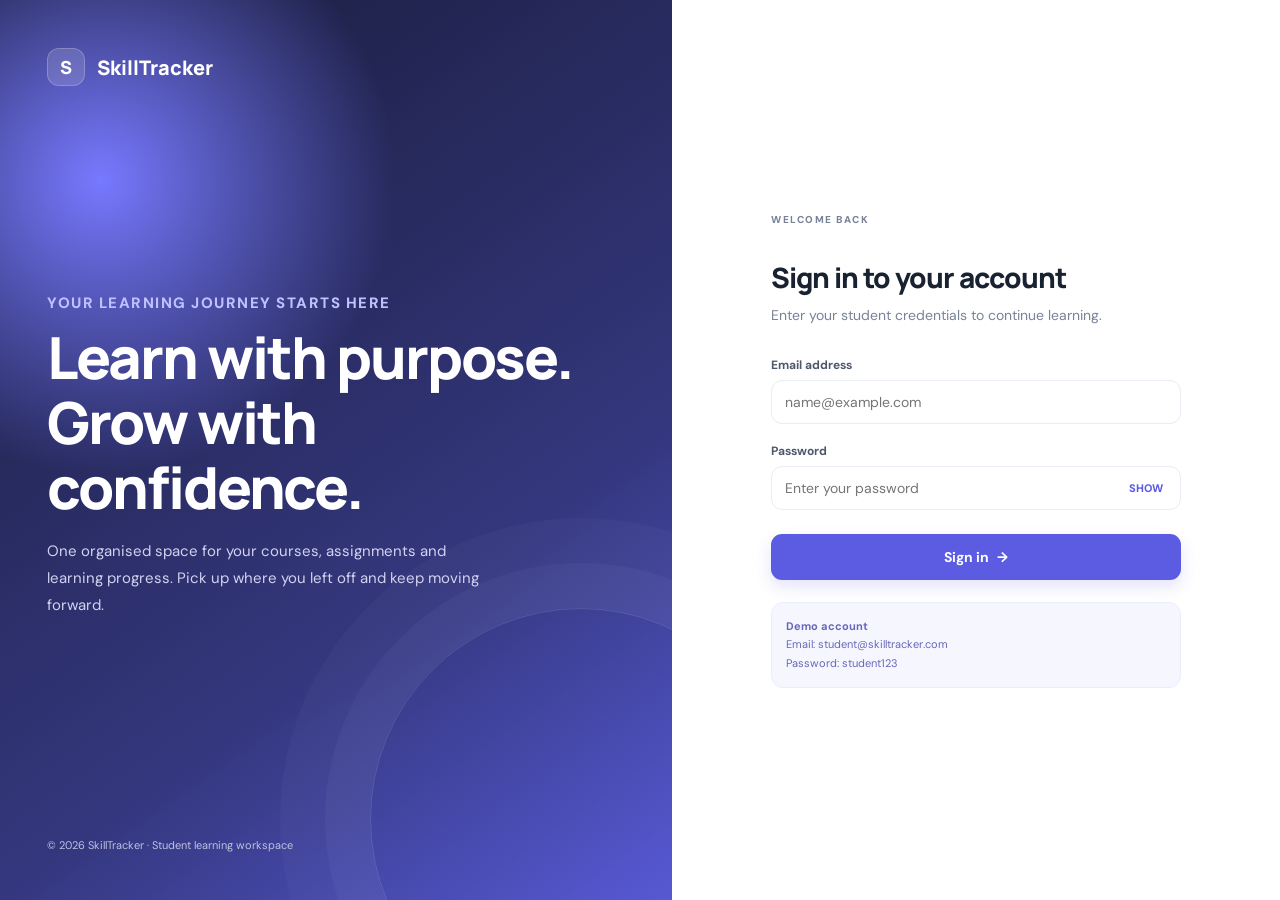
<file: lms pro/html/profile.html>
<!DOCTYPE html>
<html lang="en">
<head>
  <meta charset="UTF-8">
  <meta name="viewport" content="width=device-width, initial-scale=1.0">
  <title>My Profile | SkillTracker</title>
  <link rel="stylesheet" href="../css/common.css">
  <link rel="stylesheet" href="../css/profile.css">
  <script src="../js/api.js" defer></script>
  <script src="../js/storage.js" defer></script>
  <script src="../js/auth.js" defer></script>
  <script src="../js/profile.js" defer></script>
</head>
<body>
<div class="app-shell">
  <aside class="sidebar" id="sidebar">
    <a class="brand" href="index.html"><span class="brand-mark">S</span><span class="brand-name">Skill<span>Tracker</span></span></a>
    <div class="nav-label">Learning workspace</div>
    <nav class="nav-list"><a class="nav-link " href="index.html"><span class="nav-icon">▦</span>Dashboard</a>
<a class="nav-link " href="courses.html"><span class="nav-icon">▣</span>My Courses</a>
<a class="nav-link " href="assignments.html"><span class="nav-icon">☷</span>Assignments</a>
<a class="nav-link " href="grades.html"><span class="nav-icon">★</span>Grades</a>
<a class="nav-link " href="notifications.html"><span class="nav-icon">♧</span>Notifications</a>
<a class="nav-link active" href="profile.html"><span class="nav-icon">◉</span>My Profile</a></nav>
    <div class="sidebar-bottom"><div class="help-card"><strong>Need a hand?</strong><p>Keep learning. Small steps lead to big progress.</p><a href="notifications.html">View updates →</a></div></div>
  </aside>
  <main class="main-area">
    <header class="topbar">
      <div style="display:flex;align-items:center;gap:12px">
        <button class="icon-button mobile-menu" id="menuToggle" aria-label="Open menu">☰</button>
        <div class="breadcrumb">Workspace&nbsp; / &nbsp;<strong>My Profile</strong></div>
      </div>
      <div class="top-actions">
        <a class="icon-button" style="display:grid;place-items:center" href="notifications.html" aria-label="Notifications">♧</a>
        <div class="user-mini"><div class="avatar" id="topAvatar">DS</div><div><strong id="topUserName">Student</strong><small>Student account</small></div></div>
        <button class="btn btn-secondary btn-small" id="logoutBtn">Logout</button>
      </div>
    </header>
    <section class="page-content">
<div class="page-heading"><div><p class="eyebrow">Account settings</p><h1>My Profile</h1><p>Manage your student information.</p></div></div>
<div class="card" style="overflow:hidden;max-width:850px"><div class="profile-cover"></div><div class="profile-avatar" id="profileAvatar">DS</div><div class="profile-info"><h2 id="profileHeading" style="font:800 20px Manrope;margin:10px 0 4px">Student</h2><p class="muted" id="profileEmail"></p><hr style="border:0;border-top:1px solid var(--line);margin:22px 0">
<form id="profileForm"><div class="grid-2"><div class="field"><label for="fullName">Full name</label><input class="input" id="fullName" required></div><div class="field"><label for="profileEmailInput">Email address</label><input class="input" id="profileEmailInput" type="email" required></div><div class="field"><label for="studentId">Student ID</label><input class="input" id="studentId" value="ST-2026-014" disabled></div><div class="field"><label for="studyProgram">Program</label><input class="input" id="studyProgram" value="Computer Science"></div></div><button class="btn" type="submit">Save changes</button></form></div></div>
</section>
  </main>
</div>
<div class="toast" id="toast"></div>
</body>
</html>
</file>
<file: index.css>
* {
    margin: 0;
    padding: 0;
    box-sizing: border-box;
}

body {
    font-family: Arial, sans-serif;
    background: #f5f7fb;
    color: #222;
}

.sidebar {
    width: 240px;
    height: 100vh;
    position: fixed;
    left: 0;
    top: 0;
    background: #172554;
    color: white;
    padding: 25px 18px;
}

.logo {
    text-align: center;
    margin-bottom: 45px;
}

.logo h2 {
    font-size: 30px;
    margin-bottom: 5px;
}

.logo p {
    font-size: 11px;
    color: #cbd5e1;
}

.sidebar nav {
    display: flex;
    flex-direction: column;
    gap: 10px;
}

.sidebar nav a {
    text-decoration: none;
    color: #cbd5e1;
    padding: 13px 15px;
    border-radius: 8px;
    font-size: 15px;
    transition: .2s;
}

.sidebar nav a:hover {
    background: #2563eb;
    color: white;
}

.sidebar nav a.active {
    background: #2563eb;
    color: white;
}

.main-content {
    margin-left: 240px;
    padding: 30px;
}

.header {
    display: flex;
    justify-content: space-between;
    align-items: center;
    margin-bottom: 25px;
}

.header h1 {
    font-size: 30px;
    margin-bottom: 5px;
}

.header p {
    color: #64748b;
}

.welcome {
    background: white;
    padding: 25px;
    border-radius: 12px;
    display: flex;
    justify-content: space-between;
    align-items: center;
    margin-bottom: 25px;
    box-shadow: 0 2px 8px rgba(0,0,0,.05);
}

.welcome h2 {
    margin-bottom: 8px;
}

.welcome p {
    color: #64748b;
}

.welcome-info {
    text-align: right;
}

.welcome-info span {
    display: block;
    color: #64748b;
    font-size: 13px;
    margin-bottom: 5px;
}

.welcome-info strong {
    font-size: 18px;
}

.stats {
    display: grid;
    grid-template-columns: repeat(4, 1fr);
    gap: 20px;
    margin-bottom: 25px;
}

.card {
    background: white;
    padding: 20px;
    border-radius: 12px;
    display: flex;
    align-items: center;
    gap: 15px;
    box-shadow: 0 2px 8px rgba(0,0,0,.05);
    transition: .2s;
}

.card:hover {
    transform: translateY(-3px);
}

.card-icon {
    font-size: 28px;
}

.card-content h3 {
    font-size: 22px;
    margin-bottom: 4px;
}

.card-content p {
    color: #64748b;
    font-size: 13px;
}

.dashboard {
    display: grid;
    grid-template-columns: 1fr 1fr;
    gap: 20px;
}

.box {
    background: white;
    padding: 22px;
    border-radius: 12px;
    box-shadow: 0 2px 8px rgba(0,0,0,.05);
}

.box-header {
    display: flex;
    justify-content: space-between;
    align-items: center;
    margin-bottom: 20px;
}

.box-header h2 {
    font-size: 20px;
    margin-bottom: 5px;
}

.box-subtitle {
    color: #64748b;
    font-size: 13px;
}

.box-header a {
    text-decoration: none;
    color: #2563eb;
    font-size: 13px;
}

.box-header a:hover {
    text-decoration: underline;
}

.course {
    padding: 15px 0;
    border-bottom: 1px solid #e2e8f0;
}

.course:last-child {
    border-bottom: none;
}

.course-info {
    display: flex;
    justify-content: space-between;
    align-items: center;
    margin-bottom: 10px;
}

.course-info h3 {
    font-size: 15px;
    margin-bottom: 4px;
}

.course-info p {
    color: #64748b;
    font-size: 12px;
}

.course-info strong {
    font-size: 14px;
}

.progress-bar {
    width: 100%;
    height: 8px;
    background: #e2e8f0;
    border-radius: 10px;
    overflow: hidden;
}

.progress {
    height: 8px;
    background: #2563eb;
    border-radius: 10px;
}

.html {
    width: 85%;
}

.java {
    width: 70%;
}

.python {
    width: 55%;
}

.assignment {
    display: flex;
    justify-content: space-between;
    align-items: center;
    padding: 15px 0;
    border-bottom: 1px solid #e2e8f0;
}

.assignment:last-child {
    border-bottom: none;
}

.assignment h3 {
    font-size: 15px;
    margin-bottom: 4px;
}

.assignment p {
    color: #64748b;
    font-size: 12px;
}

.pending {
    background: #fef3c7;
    color: #92400e;
    padding: 5px 10px;
    border-radius: 20px;
    font-size: 11px;
}

.completed {
    background: #dcfce7;
    color: #166534;
    padding: 5px 10px;
    border-radius: 20px;
    font-size: 11px;
}

.overview {
    display: grid;
    grid-template-columns: 1fr 1fr;
    gap: 20px;
    margin-top: 25px;
}

.overview-box {
    background: white;
    padding: 20px;
    border-radius: 12px;
    display: flex;
    gap: 15px;
    align-items: flex-start;
    box-shadow: 0 2px 8px rgba(0,0,0,.05);
}

.overview-icon {
    font-size: 28px;
}

.overview-box h3 {
    font-size: 16px;
    margin-bottom: 6px;
}

.overview-box p {
    color: #64748b;
    font-size: 13px;
    line-height: 1.5;
}

footer {
    text-align: center;
    margin-top: 30px;
    padding: 20px;
    color: #64748b;
    font-size: 13px;
}

@media (max-width: 1000px) {
    .stats {
        grid-template-columns: 1fr 1fr;
    }

    .dashboard {
        grid-template-columns: 1fr;
    }

    .overview {
        grid-template-columns: 1fr;
    }
}

@media (max-width: 700px) {
    .sidebar {
        width: 100%;
        height: auto;
        position: relative;
    }

    .main-content {
        margin-left: 0;
        padding: 20px;
    }

    .header {
        flex-direction: column;
        align-items: flex-start;
        gap: 15px;
    }

    .stats {
        grid-template-columns: 1fr;
    }

    .welcome {
        flex-direction: column;
        align-items: flex-start;
        gap: 15px;
    }

    .welcome-info {
        text-align: left;
    }
}
</file>
<file: lms pro/css/common.css>
@import url('https://fonts.googleapis.com/css2?family=DM+Sans:wght@400;500;600;700&family=Manrope:wght@400;500;600;700;800&display=swap');

:root {
  --bg: #f5f7fb;
  --surface: #ffffff;
  --surface-soft: #f8f9fd;
  --text: #182230;
  --muted: #788397;
  --line: #e9edf4;
  --primary: #5b5ce2;
  --primary-dark: #4546c9;
  --primary-soft: #eeeeff;
  --green: #1b9a72;
  --green-soft: #e8f7f1;
  --orange: #e99a3b;
  --orange-soft: #fff4e5;
  --red: #df626b;
  --red-soft: #fff0f1;
  --shadow: 0 12px 35px rgba(29, 39, 70, .06);
  --radius: 18px;
}
* { box-sizing: border-box; }
html { scroll-behavior: smooth; }
body {
  margin: 0; background: var(--bg); color: var(--text);
  font-family: 'DM Sans', sans-serif; font-size: 14px;
}
button, input, select, textarea { font: inherit; }
button, a { -webkit-tap-highlight-color: transparent; }
a { color: inherit; text-decoration: none; }
button { cursor: pointer; }
.app-shell { min-height: 100vh; }
.sidebar {
  position: fixed; inset: 0 auto 0 0; width: 248px; padding: 26px 18px;
  background: #171a35; color: #fff; display: flex; flex-direction: column;
  z-index: 20;
}
.brand { display: flex; align-items: center; gap: 11px; padding: 0 10px 34px; }
.brand-mark {
  width: 38px; height: 38px; border-radius: 12px; display: grid; place-items: center;
  color: #fff; font-weight: 800; font-family: Manrope; font-size: 18px;
  background: linear-gradient(135deg, #8586ff, #5758d9);
}
.brand-name { font: 800 17px Manrope, sans-serif; letter-spacing: -.5px; }
.brand-name span { color: #a5a6ff; }
.nav-label { color: #777d9d; text-transform: uppercase; letter-spacing: 1.4px; font-size: 10px; font-weight: 700; padding: 0 12px 12px; }
.nav-list { display: grid; gap: 7px; }
.nav-link {
  display: flex; align-items: center; gap: 13px; padding: 12px 13px; border-radius: 11px;
  color: #aeb3cc; font-weight: 600; transition: .2s;
}
.nav-link:hover { background: rgba(255,255,255,.07); color: white; }
.nav-link.active { background: linear-gradient(100deg, #5b5ce2, #6969eb); color: #fff; box-shadow: 0 8px 20px #4e50c544; }
.nav-icon { width: 19px; text-align: center; font-size: 16px; }
.sidebar-bottom { margin-top: auto; padding: 18px 10px 0; border-top: 1px solid #303451; }
.help-card { padding: 15px; background: #242849; border-radius: 14px; }
.help-card strong { display: block; margin-bottom: 6px; font-size: 12px; }
.help-card p { color: #aeb3cc; font-size: 11px; line-height: 1.6; margin: 0 0 12px; }
.help-card a { color: #b8b9ff; font-size: 11px; font-weight: 700; }
.main-area { margin-left: 248px; min-height: 100vh; }
.topbar {
  height: 78px; background: rgba(255,255,255,.88); border-bottom: 1px solid var(--line);
  display: flex; align-items: center; justify-content: space-between; padding: 0 38px;
  position: sticky; top: 0; z-index: 10; backdrop-filter: blur(12px);
}
.breadcrumb { color: var(--muted); font-size: 12px; }
.breadcrumb strong { color: var(--text); font-weight: 700; }
.top-actions { display: flex; align-items: center; gap: 18px; }
.icon-button { width: 38px; height: 38px; border: 1px solid var(--line); background: #fff; border-radius: 12px; color: #6f7890; }
.user-mini { display: flex; align-items: center; gap: 10px; }
.avatar { width: 38px; height: 38px; border-radius: 50%; display: grid; place-items: center; background: #e8e8ff; color: var(--primary); font-weight: 800; }
.user-mini strong { display: block; font-size: 12px; }
.user-mini small { color: var(--muted); font-size: 10px; }
.page-content { max-width: 1500px; margin: auto; padding: 34px 38px 55px; }
.page-heading { display: flex; align-items: flex-end; justify-content: space-between; gap: 20px; margin-bottom: 26px; }
.eyebrow { color: var(--primary); text-transform: uppercase; letter-spacing: 1.5px; font-size: 10px; font-weight: 800; margin: 0 0 8px; }
h1, h2, h3, p { margin-top: 0; }
h1 { font: 800 clamp(25px, 3vw, 32px) Manrope, sans-serif; letter-spacing: -1px; margin-bottom: 7px; }
.page-heading p { color: var(--muted); margin: 0; }
.muted { color: var(--muted); }
.card { background: var(--surface); border: 1px solid var(--line); border-radius: var(--radius); box-shadow: var(--shadow); }
.card-pad { padding: 22px; }
.section-title { display: flex; align-items: center; justify-content: space-between; gap: 15px; margin-bottom: 18px; }
.section-title h2 { font: 700 16px Manrope; margin: 0; }
.section-title a { color: var(--primary); font-size: 12px; font-weight: 700; }
.btn {
  display: inline-flex; align-items: center; justify-content: center; gap: 8px; border: 0;
  border-radius: 11px; padding: 11px 17px; background: var(--primary); color: white;
  font-weight: 700; transition: .2s; box-shadow: 0 7px 16px #5b5ce22a;
}
.btn:hover { background: var(--primary-dark); transform: translateY(-1px); }
.btn-secondary { background: #fff; color: var(--text); border: 1px solid var(--line); box-shadow: none; }
.btn-secondary:hover { background: var(--surface-soft); }
.btn-danger { background: var(--red); }
.btn-small { padding: 8px 12px; font-size: 12px; }
.input, .select, .textarea {
  width: 100%; border: 1px solid var(--line); border-radius: 11px; padding: 12px 13px;
  outline: none; color: var(--text); background: #fff; transition: .2s;
}
.input:focus, .select:focus, .textarea:focus { border-color: #8586ff; box-shadow: 0 0 0 3px #5b5ce214; }
.field { display: grid; gap: 7px; margin-bottom: 16px; }
.field label { font-size: 12px; font-weight: 700; color: #4e586b; }
.grid-2 { display: grid; grid-template-columns: repeat(2, minmax(0,1fr)); gap: 20px; }
.grid-3 { display: grid; grid-template-columns: repeat(3, minmax(0,1fr)); gap: 18px; }
.grid-4 { display: grid; grid-template-columns: repeat(4, minmax(0,1fr)); gap: 16px; }
.stat-card { padding: 20px; position: relative; overflow: hidden; }
.stat-top { display: flex; justify-content: space-between; align-items: center; margin-bottom: 17px; }
.stat-icon { width: 40px; height: 40px; display: grid; place-items: center; border-radius: 13px; background: var(--primary-soft); color: var(--primary); font-size: 18px; }
.stat-card h3 { font: 800 27px Manrope; margin: 0 0 4px; }
.stat-card p { color: var(--muted); margin: 0; font-size: 12px; }
.pill { display: inline-flex; padding: 5px 9px; border-radius: 20px; font-size: 10px; font-weight: 800; background: var(--primary-soft); color: var(--primary); }
.pill.green { background: var(--green-soft); color: var(--green); }
.pill.orange { background: var(--orange-soft); color: #b9781f; }
.pill.red { background: var(--red-soft); color: var(--red); }
.progress { height: 7px; border-radius: 20px; background: #edf0f6; overflow: hidden; }
.progress span { display: block; height: 100%; border-radius: inherit; background: linear-gradient(90deg, #5b5ce2, #9696ff); }
.course-card { overflow: hidden; }
.course-cover { height: 112px; padding: 18px; display: flex; align-items: flex-start; justify-content: space-between; color: white; background: linear-gradient(130deg,#5758d9,#9293ff); }
.course-cover.green-cover { background: linear-gradient(130deg,#148b78,#6bd3b1); }
.course-cover.orange-cover { background: linear-gradient(130deg,#d77c34,#ffc078); }
.course-cover.dark-cover { background: linear-gradient(130deg,#29344f,#687b9e); }
.course-cover span { font-size: 30px; }
.course-body { padding: 18px; }
.course-body h3 { font: 700 15px Manrope; margin: 0 0 7px; }
.course-body p { color: var(--muted); font-size: 11px; margin-bottom: 15px; }
.course-meta { display: flex; justify-content: space-between; color: var(--muted); font-size: 11px; margin-bottom: 9px; }
.table-wrap { overflow-x: auto; }
table { width: 100%; border-collapse: collapse; min-width: 560px; }
th { text-align: left; color: var(--muted); font-size: 10px; text-transform: uppercase; letter-spacing: .8px; padding: 13px 12px; background: #fafbfe; }
td { padding: 15px 12px; border-top: 1px solid var(--line); font-size: 12px; }
td strong { font-size: 12px; }
.empty-state { text-align: center; padding: 36px 15px; color: var(--muted); }
.empty-state .empty-icon { font-size: 30px; margin-bottom: 10px; }
.notice { padding: 13px 15px; border-radius: 12px; background: var(--primary-soft); color: #4d4fc2; font-size: 12px; line-height: 1.6; }
.toast { position: fixed; right: 24px; bottom: 24px; z-index: 100; padding: 13px 18px; border-radius: 12px; color: #fff; background: #202541; box-shadow: var(--shadow); opacity: 0; transform: translateY(10px); transition: .25s; pointer-events: none; }
.toast.show { opacity: 1; transform: translateY(0); }
.mobile-menu { display: none; }
@media (max-width: 1050px) {
  .grid-4 { grid-template-columns: repeat(2,1fr); }
  .grid-3 { grid-template-columns: repeat(2,1fr); }
  .page-content { padding: 28px 24px 45px; }
  .topbar { padding: 0 24px; }
}
@media (max-width: 760px) {
  .sidebar { transform: translateX(-100%); transition: .25s; }
  .sidebar.open { transform: translateX(0); }
  .main-area { margin-left: 0; }
  .mobile-menu { display: inline-grid; place-items: center; }
  .topbar { height: 66px; padding: 0 16px; }
  .page-content { padding: 24px 16px 40px; }
  .grid-2, .grid-3, .grid-4 { grid-template-columns: 1fr; }
  .page-heading { align-items: flex-start; flex-direction: column; }
  .user-mini div:last-child { display: none; }
}
</file>
<file: lms pro/css/dashboard.css>
.welcome-banner {
  padding: 27px 30px; border-radius: 20px; color: #fff; margin-bottom: 22px;
  background: radial-gradient(circle at 90% 15%, #ffffff33, transparent 25%), linear-gradient(110deg,#4c4ec9,#7778f2);
  display:flex; align-items:center; justify-content:space-between; gap:20px; overflow:hidden;
}
.welcome-banner h2 { font:800 23px Manrope; margin:0 0 8px; }
.welcome-banner p { color:#e3e3ff; margin:0; font-size:12px; }
.welcome-art { font-size:65px; opacity:.9; padding-right:20px; }
.dashboard-lower { display:grid; grid-template-columns:1.4fr 1fr; gap:20px; margin-top:20px; }
.activity-item { display:flex; gap:12px; padding:13px 0; border-bottom:1px solid var(--line); }
.activity-item:last-child { border:0; }
.activity-dot { width:34px; height:34px; flex:0 0 34px; border-radius:11px; display:grid; place-items:center; background:var(--primary-soft); }
.activity-item strong { display:block; font-size:12px; margin-bottom:4px; }
.activity-item small { color:var(--muted); font-size:10px; }
@media(max-width:900px) { .dashboard-lower { grid-template-columns:1fr; } }
</file>
<file: profile.css>
* {
    margin: 0;
    padding: 0;
    box-sizing: border-box;
}

body {
    font-family: Arial, sans-serif;
    background: #f5f7fb;
    color: #222;
}

.sidebar {
    width: 240px;
    height: 100vh;
    position: fixed;
    left: 0;
    top: 0;
    background: #172554;
    color: white;
    padding: 25px 18px;
}

.logo {
    text-align: center;
    margin-bottom: 45px;
}

.logo h2 {
    font-size: 30px;
    margin-bottom: 5px;
}

.logo p {
    font-size: 11px;
    color: #cbd5e1;
}

.sidebar nav {
    display: flex;
    flex-direction: column;
    gap: 10px;
}

.sidebar nav a {
    text-decoration: none;
    color: #cbd5e1;
    padding: 13px 15px;
    border-radius: 8px;
    font-size: 15px;
    transition: .2s;
}

.sidebar nav a:hover {
    background: #2563eb;
    color: white;
}

.sidebar nav a.active {
    background: #2563eb;
    color: white;
}

.main-content {
    margin-left: 240px;
    padding: 30px;
}

.header {
    display: flex;
    justify-content: space-between;
    align-items: center;
    margin-bottom: 25px;
}

.header h1 {
    font-size: 30px;
    margin-bottom: 5px;
}

.header p {
    color: #64748b;
}

.box {
    background: white;
    padding: 22px;
    border-radius: 12px;
    box-shadow: 0 2px 8px rgba(0,0,0,.05);
}

.student-profile {
    display: flex;
    align-items: center;
    gap: 20px;
    padding: 10px 0 25px;
    border-bottom: 1px solid #e2e8f0;
}

.profile-avatar {
    width: 85px;
    height: 85px;
    background: #2563eb;
    color: white;
    border-radius: 50%;
    display: flex;
    align-items: center;
    justify-content: center;
    font-size: 26px;
    font-weight: bold;
    flex-shrink: 0;
}

.profile-info h2 {
    font-size: 23px;
    margin-bottom: 7px;
}

.profile-info p {
    color: #64748b;
    font-size: 14px;
    margin-bottom: 8px;
}

.profile-info span {
    color: #2563eb;
    font-size: 12px;
    font-weight: bold;
}

.profile-heading {
    font-size: 18px;
    margin-top: 25px;
    margin-bottom: 18px;
}

.profile-grid {
    display: grid;
    grid-template-columns: 1fr 1fr;
    gap: 15px;
}

.profile-item {
    background: #f8fafc;
    padding: 16px;
    border-radius: 9px;
    border: 1px solid #e2e8f0;
}

.profile-item span {
    display: block;
    color: #64748b;
    font-size: 11px;
    margin-bottom: 6px;
}

.profile-item strong {
    font-size: 14px;
    color: #1e293b;
}

.academic-summary {
    display: grid;
    grid-template-columns: repeat(4, 1fr);
    gap: 15px;
}

.academic-summary div {
    background: #eff6ff;
    padding: 18px;
    border-radius: 10px;
    text-align: center;
}

.academic-summary h3 {
    color: #2563eb;
    font-size: 22px;
    margin-bottom: 5px;
}

.academic-summary p {
    color: #64748b;
    font-size: 11px;
}

footer {
    text-align: center;
    margin-top: 30px;
    padding: 20px;
    color: #64748b;
    font-size: 13px;
}

@media (max-width: 700px) {
    .sidebar {
        width: 100%;
        height: auto;
        position: relative;
    }

    .main-content {
        margin-left: 0;
        padding: 20px;
    }

    .header {
        flex-direction: column;
        align-items: flex-start;
        gap: 15px;
    }

    .profile-grid {
        grid-template-columns: 1fr;
    }

    .academic-summary {
        grid-template-columns: 1fr 1fr;
    }

    .student-profile {
        align-items: flex-start;
    }
}
</file>
<file: courses/course.css>
```css id="4x7k2m"
* {
    margin: 0;
    padding: 0;
    box-sizing: border-box;
}

body {
    font-family: Arial, sans-serif;
    background: #f5f7fb;
    color: #222;
}

.sidebar {
    width: 240px;
    height: 100vh;
    position: fixed;
    left: 0;
    top: 0;
    background: #172554;
    color: white;
    padding: 25px 18px;
}

.logo {
    text-align: center;
    margin-bottom: 45px;
}

.logo h2 {
    font-size: 30px;
    margin-bottom: 5px;
}

.logo p {
    font-size: 11px;
    color: #cbd5e1;
}

.sidebar nav {
    display: flex;
    flex-direction: column;
    gap: 10px;
}

.sidebar nav a {
    text-decoration: none;
    color: #cbd5e1;
    padding: 13px 15px;
    border-radius: 8px;
    font-size: 15px;
    transition: 0.2s;
}

.sidebar nav a:hover,
.sidebar nav a.active {
    background: #2563eb;
    color: white;
}

.main-content {
    margin-left: 240px;
    padding: 30px;
}

.header {
    display: flex;
    justify-content: space-between;
    align-items: center;
    margin-bottom: 25px;
}

.header h1 {
    font-size: 30px;
    margin-bottom: 5px;
}

.header p {
    color: #64748b;
}

.dashboard {
    display: grid;
    grid-template-columns: 1fr 1fr;
    gap: 20px;
}

.box {
    background: white;
    padding: 22px;
    border-radius: 12px;
    box-shadow: 0 2px 8px rgba(0, 0, 0, 0.05);
}

.progress-bar {
    width: 100%;
    height: 8px;
    background: #e2e8f0;
    border-radius: 10px;
    overflow: hidden;
}

.progress {
    height: 8px;
    background: #2563eb;
    border-radius: 10px;
}

.html {
    width: 85%;
}

.java {
    width: 70%;
}

.python {
    width: 55%;
}

footer {
    text-align: center;
    margin-top: 30px;
    padding: 20px;
    color: #64748b;
    font-size: 13px;
}

@media (max-width: 1000px) {
    .dashboard {
        grid-template-columns: 1fr;
    }
}

@media (max-width: 700px) {
    .sidebar {
        width: 100%;
        height: auto;
        position: relative;
    }

    .main-content {
        margin-left: 0;
        padding: 20px;
    }

    .header {
        flex-direction: column;
        align-items: flex-start;
        gap: 15px;
    }
}
```
</file>
<file: lms pro/css/assignments.css>
.assignment-description { color:var(--muted); font-size:12px; line-height:1.7; }
.assignment-form { margin-top:20px; }
</file>
<file: lms pro/css/courses.css>
.toolbar { display:flex; gap:12px; margin-bottom:20px; }
.toolbar .input { max-width:330px; }
.toolbar .select { max-width:180px; }
.course-detail-hero { padding:30px; color:#fff; border-radius:20px; background:linear-gradient(120deg,#34377d,#7778f2); margin-bottom:20px; }
.lesson-list { display:grid; gap:10px; }
.lesson-row { display:flex; align-items:center; justify-content:space-between; padding:14px; border:1px solid var(--line); border-radius:12px; gap:12px; }
.lesson-row strong { font-size:12px; }
@media(max-width:600px) { .toolbar { flex-direction:column; } .toolbar .input,.toolbar .select { max-width:none; } }
</file>
<file: lms pro/css/grades.css>
.grade-score { font:800 30px Manrope; color:var(--primary); }
.grade-summary { display:flex; align-items:center; gap:20px; }
.grade-circle { width:92px; height:92px; border-radius:50%; display:grid; place-items:center; border:8px solid #e7e7ff; color:var(--primary); font:800 20px Manrope; }
</file>
<file: lms pro/css/login.css>
.login-page { min-height: 100vh; display: grid; grid-template-columns: 1.05fr .95fr; background: #fff; }
.login-visual {
  padding: 48px 7%; color: #fff; position: relative; overflow: hidden;
  background: radial-gradient(circle at 15% 20%, #7779ff 0, transparent 32%),
              linear-gradient(145deg, #191c3a, #34377d 65%, #5759d4);
  display: flex; flex-direction: column; justify-content: space-between;
}
.login-visual:after { content:""; position:absolute; width:420px; height:420px; border:1px solid #ffffff22; border-radius:50%; right:-120px; bottom:-130px; box-shadow:0 0 0 45px #ffffff08,0 0 0 90px #ffffff06; }
.login-brand { display:flex; align-items:center; gap:12px; font:800 20px Manrope; position:relative; z-index:1; }
.login-brand .brand-mark { background:#ffffff25; border:1px solid #ffffff35; }
.visual-copy { max-width:540px; position:relative; z-index:1; }
.visual-copy .eyebrow { color:#bfc0ff; }
.visual-copy h1 { font-size:clamp(35px,4.6vw,58px); line-height:1.12; letter-spacing:-2px; margin-bottom:18px; }
.visual-copy p { color:#d1d3f1; line-height:1.8; font-size:15px; max-width:450px; }
.visual-foot { color:#bfc1e1; font-size:11px; position:relative; z-index:1; }
.login-panel { display:grid; place-items:center; padding:45px 25px; }
.login-box { width:min(100%,410px); }
.login-box h2 { font:800 28px Manrope; letter-spacing:-1px; margin:0 0 8px; }
.login-box > p { color:var(--muted); margin-bottom:30px; line-height:1.6; }
.login-box .field { margin-bottom:19px; }
.password-wrap { position:relative; }
.password-wrap .input { padding-right:65px; }
.password-toggle { position:absolute; right:12px; top:50%; transform:translateY(-50%); border:0; background:none; color:var(--primary); font-size:11px; font-weight:800; }
.login-submit { width:100%; padding:14px; margin-top:5px; }
.login-error { display:none; background:var(--red-soft); color:#b34b55; border-radius:10px; padding:11px 13px; margin-bottom:15px; font-size:12px; }
.login-error.show { display:block; }
.demo-note { margin-top:22px; padding:14px; background:#f6f6ff; border:1px solid #ececff; border-radius:12px; color:#6667b9; font-size:11px; line-height:1.7; }
@media(max-width:800px) {
 .login-page { grid-template-columns:1fr; }
 .login-visual { min-height:260px; padding:28px 25px; }
 .visual-copy { margin:45px 0 25px; }
 .visual-copy h1 { font-size:35px; }
 .visual-foot { display:none; }
 .login-panel { padding:40px 24px 55px; }
}
</file>
<file: lms pro/css/profile.css>
.profile-cover { height:125px; border-radius:18px 18px 0 0; background:linear-gradient(110deg,#34377d,#8586ff); }
.profile-avatar { width:82px; height:82px; margin-top:-42px; margin-left:25px; border:5px solid #fff; border-radius:50%; background:#e9e9ff; color:var(--primary); display:grid; place-items:center; font:800 25px Manrope; }
.profile-info { padding:0 25px 25px; }
</file>
